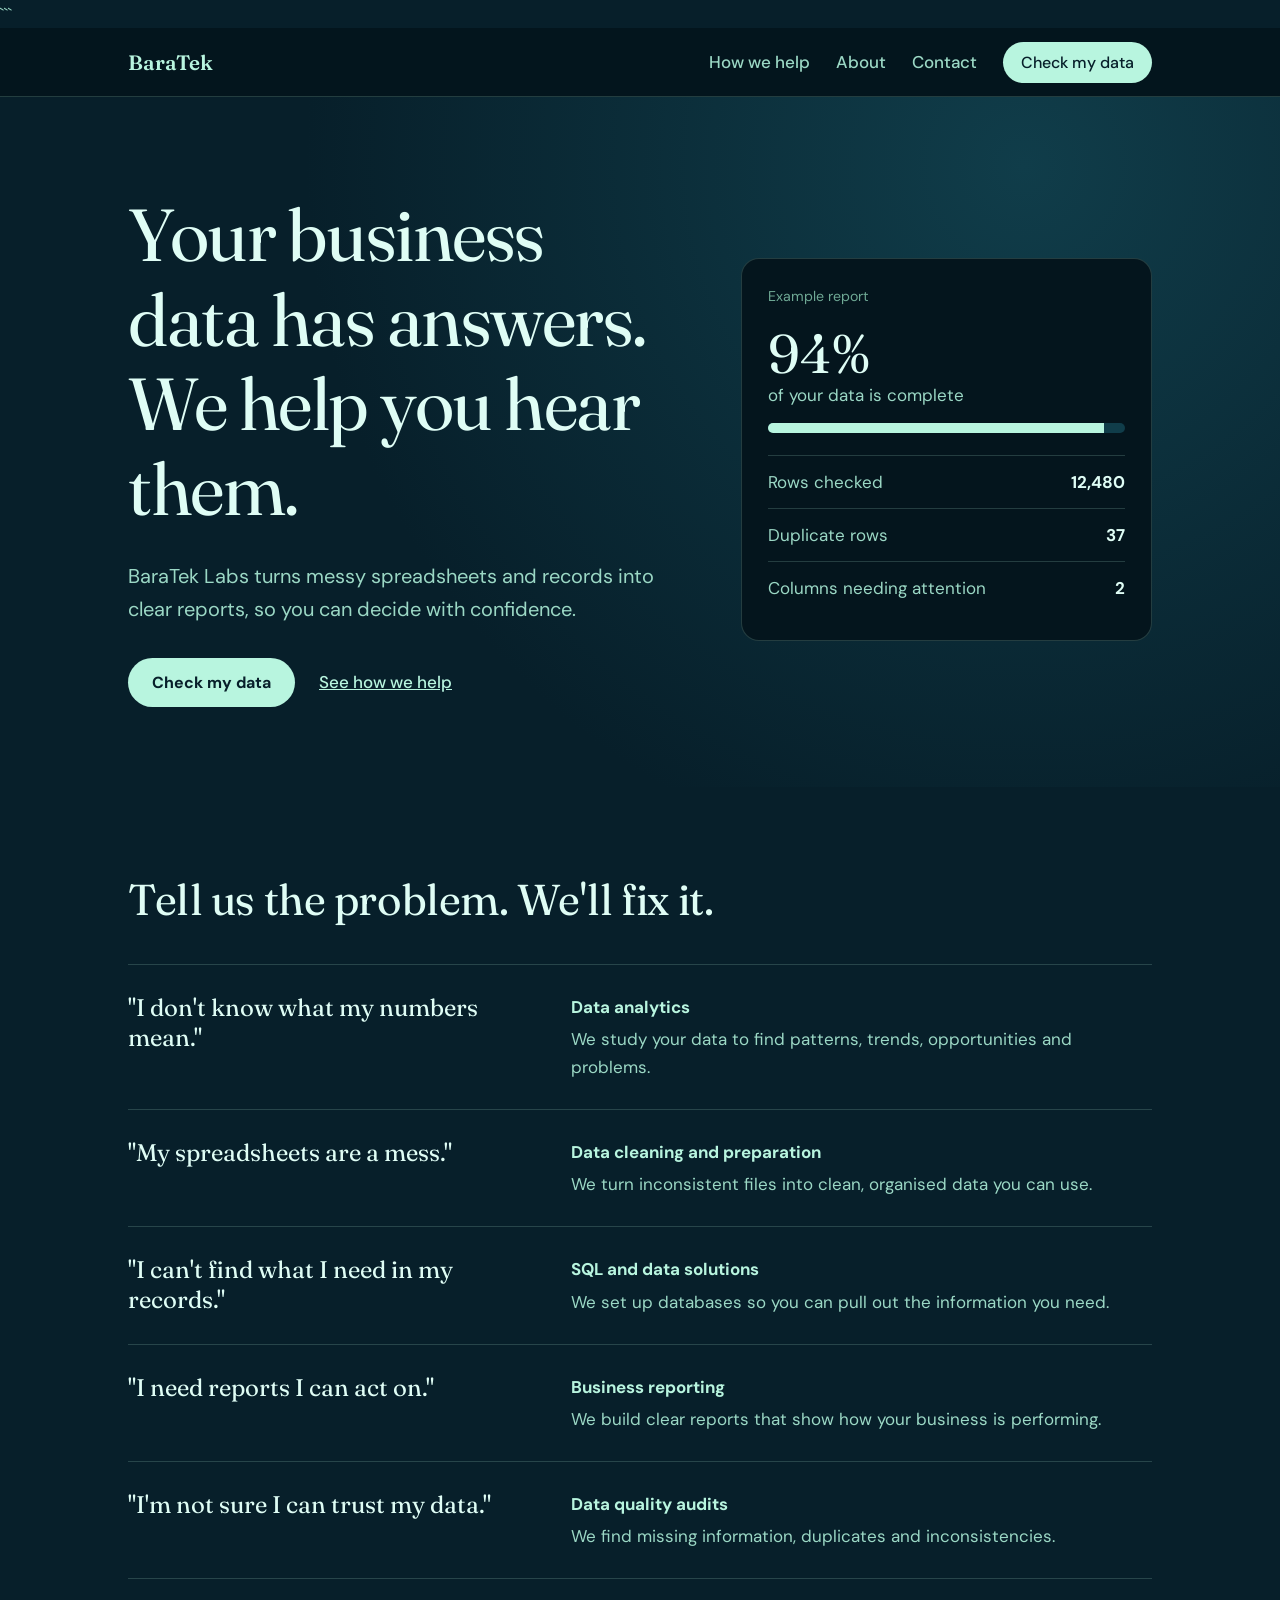
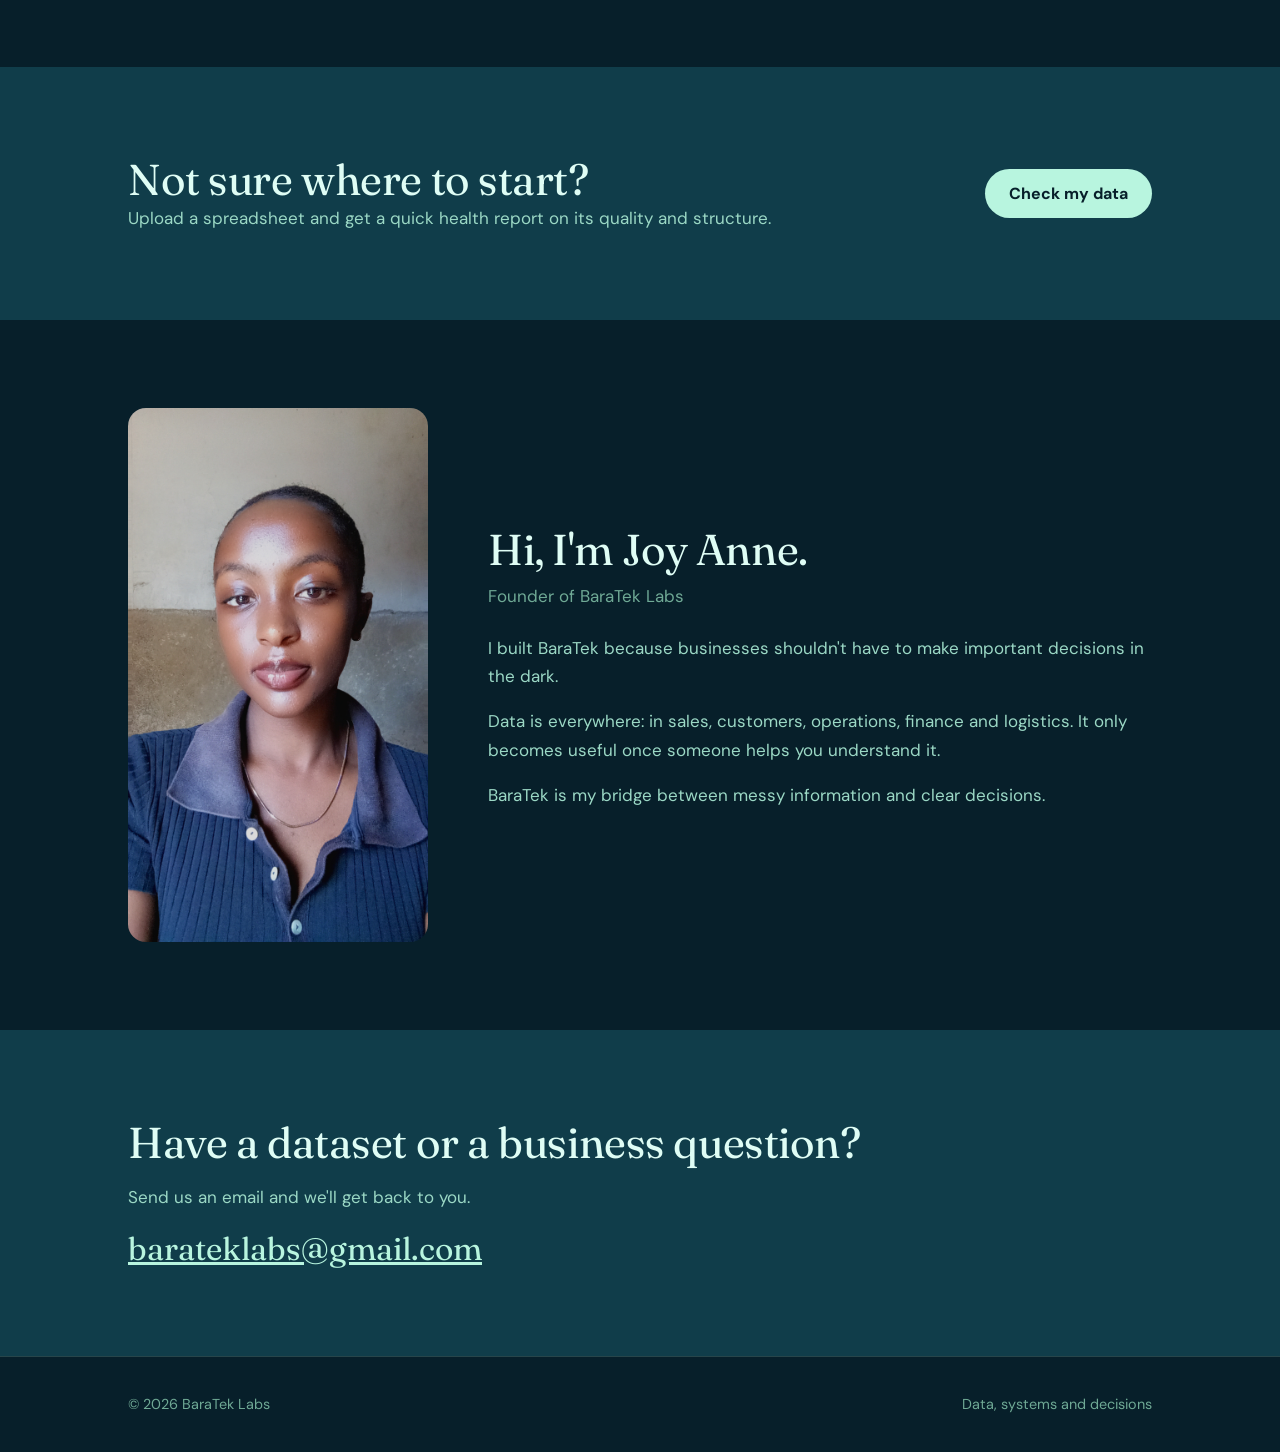
<file: index.html>
<!DOCTYPE html>
<html lang="en">
<head>
    <meta charset="UTF-8">
    <meta name="viewport" content="width=device-width, initial-scale=1.0">


<title>BaraTek Labs | Business Data Cleaning &amp; Analytics</title>

<meta name="description" content="BaraTek Labs helps businesses clean, check and understand their data. Get a clear picture of your data quality with our CSV Data Health Check.">

<meta name="robots" content="index, follow">

<meta name="theme-color" content="#0b3142">

<link rel="icon" href="images/favicon.ico" type="image/x-icon">

<!-- Open Graph: social sharing -->
<meta property="og:type" content="website">
<meta property="og:site_name" content="BaraTek Labs">
<meta property="og:title" content="BaraTek Labs | Business Data Cleaning & Analytics">
<meta property="og:description" content="We help businesses clean, check and understand their data so they can make better decisions.">
<meta property="og:image" content="https://bara-tek-labs.github.io/BT-website/images/logo.png">
<meta property="og:url" content="https://bara-tek-labs.github.io/BT-website/">

<link rel="canonical" href="https://bara-tek-labs.github.io/BT-website/">

<link rel="stylesheet" href="style.css">
```

</head>

<body>

<header class="nav">
  <div class="wrap">
    <a href="index.html" class="logo">BaraTek</a>
    <nav class="links" aria-label="Main">
      <a href="#help" class="hide-sm">How we help</a>
      <a href="#about" class="hide-sm">About</a>
      <a href="#contact">Contact</a>
      <a href="healthcheck.html" class="btn">Check my data</a>
    </nav>
  </div>
</header>

<main>
  <section class="hero">
    <div class="wrap">
      <div>
        <h1>Your business data has answers. We help you hear them.</h1>
        <p class="lead">BaraTek Labs turns messy spreadsheets and records into clear reports, so you can decide with confidence.</p>
        <div class="actions">
          <a href="healthcheck.html" class="btn">Check my data</a>
          <a href="#help" class="text-link">See how we help</a>
        </div>
      </div>
      <aside class="report" aria-label="Example of a data health report">
        <small>Example report</small>
        <div class="score">94%</div>
        <div>of your data is complete</div>
        <div class="bar"><i></i></div>
        <ul>
          <li><span>Rows checked</span><b>12,480</b></li>
          <li><span>Duplicate rows</span><b>37</b></li>
          <li><span>Columns needing attention</span><b>2</b></li>
        </ul>
      </aside>
    </div>
  </section>

  <section id="help">
    <div class="wrap">
      <h2>Tell us the problem. We'll fix it.</h2>
      <div class="rows">
        <div class="row">
          <p class="you">"I don't know what my numbers mean."</p>
          <p><span class="we">Data analytics</span>We study your data to find patterns, trends, opportunities and problems.</p>
        </div>
        <div class="row">
          <p class="you">"My spreadsheets are a mess."</p>
          <p><span class="we">Data cleaning and preparation</span>We turn inconsistent files into clean, organised data you can use.</p>
        </div>
        <div class="row">
          <p class="you">"I can't find what I need in my records."</p>
          <p><span class="we">SQL and data solutions</span>We set up databases so you can pull out the information you need.</p>
        </div>
        <div class="row">
          <p class="you">"I need reports I can act on."</p>
          <p><span class="we">Business reporting</span>We build clear reports that show how your business is performing.</p>
        </div>
        <div class="row">
          <p class="you">"I'm not sure I can trust my data."</p>
          <p><span class="we">Data quality audits</span>We find missing information, duplicates and inconsistencies.</p>
        </div>
      </div>
    </div>
  </section>

  <section class="band cta" aria-labelledby="cta-title">
    <div class="wrap">
      <div>
        <h2 id="cta-title">Not sure where to start?</h2>
        <p>Upload a spreadsheet and get a quick health report on its quality and structure.</p>
      </div>
      <a href="healthcheck.html" class="btn">Check my data</a>
    </div>
  </section>

  <section id="about" class="founder">
    <div class="wrap">
      <img src="images/joy.jpg" alt="Joy Anne, founder of BaraTek Labs">
      <div>
        <h2>Hi, I'm Joy Anne.</h2>
        <p class="role">Founder of BaraTek Labs</p>
        <p>I built BaraTek because businesses shouldn't have to make important decisions in the dark.</p>
        <p>Data is everywhere: in sales, customers, operations, finance and logistics. It only becomes useful once someone helps you understand it.</p>
        <p>BaraTek is my bridge between messy information and clear decisions.</p>
      </div>
    </div>
  </section>

  <section id="contact" class="contact band">
    <div class="wrap">
      <h2>Have a dataset or a business question?</h2>
      <p style="margin-top:16px">Send us an email and we'll get back to you.</p>
      <a href="mailto:barateklabs@gmail.com">barateklabs@gmail.com</a>
    </div>
  </section>
</main>

<footer>
  <div class="wrap">
    <p>&copy; 2026 BaraTek Labs</p>
    <p>Data, systems and decisions</p>
  </div>
</footer>

<script src="js/main.js"></script>
</body>
</html>
</file>
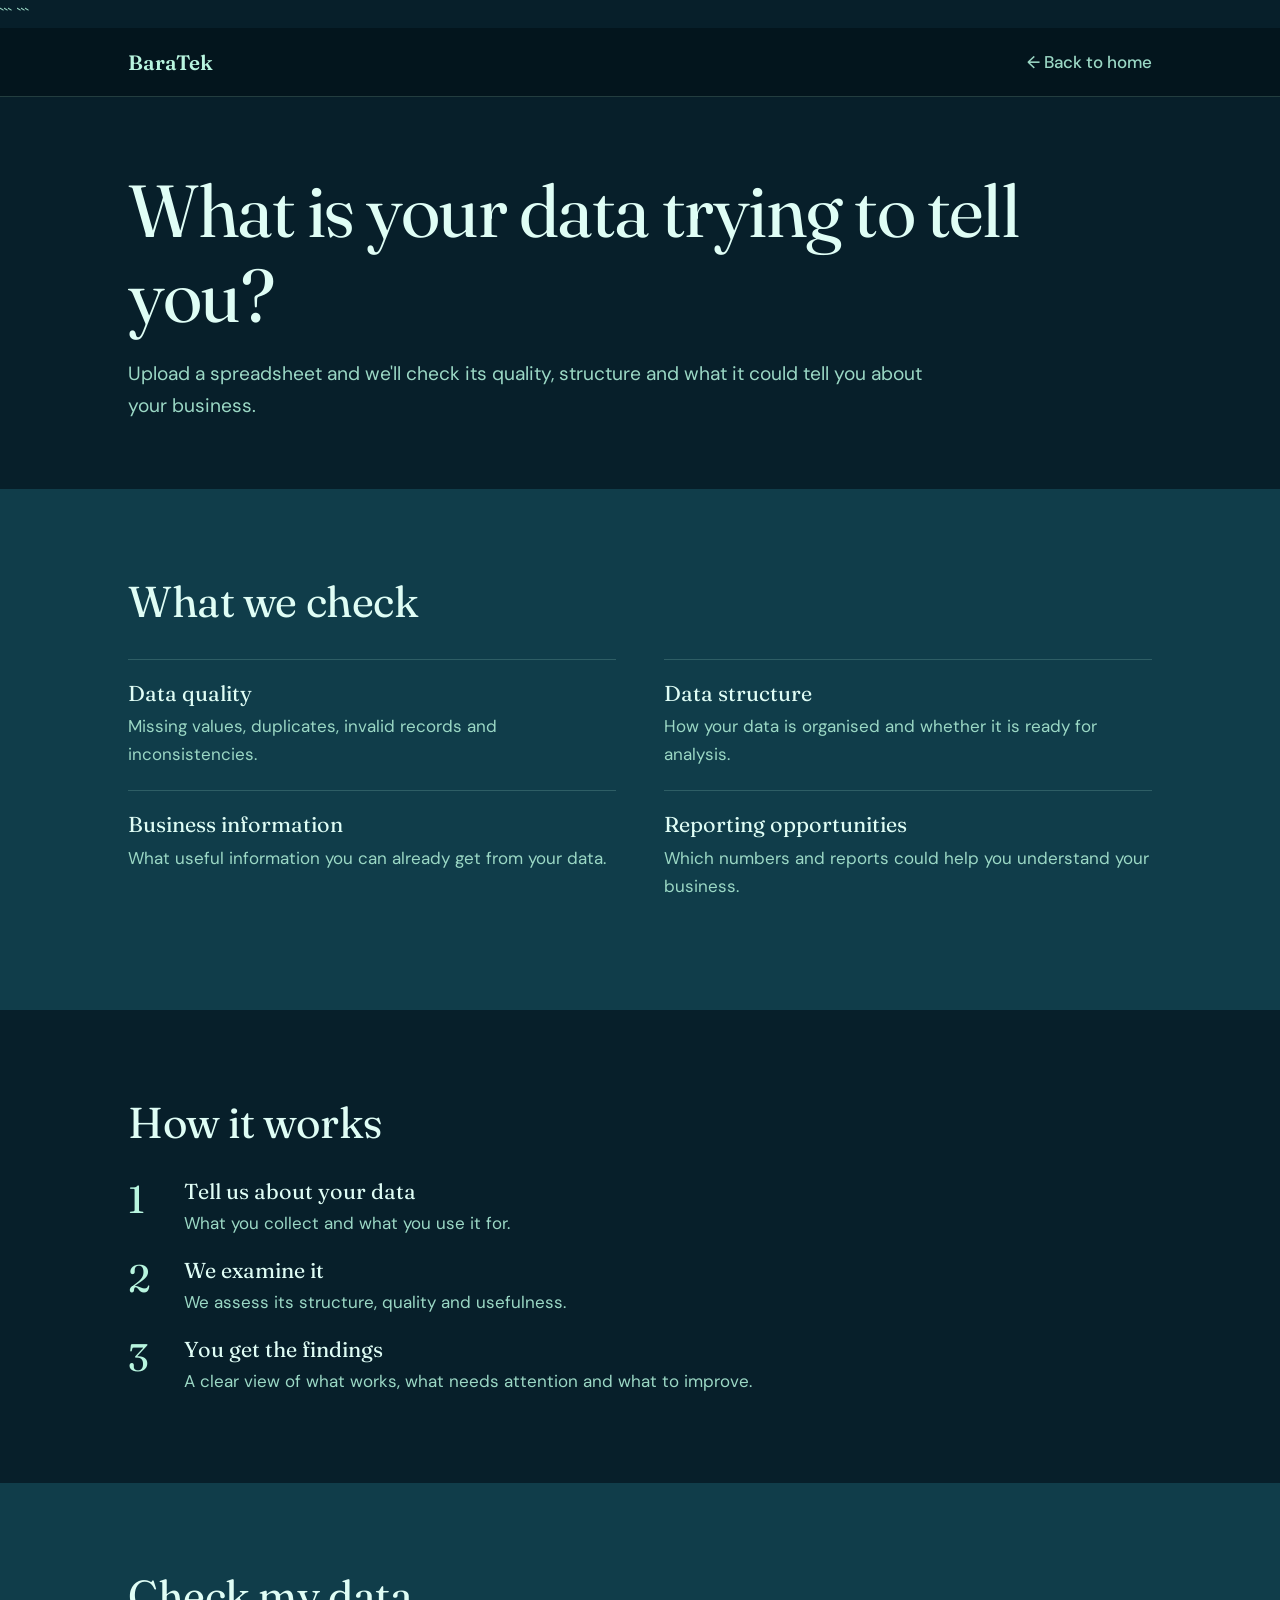
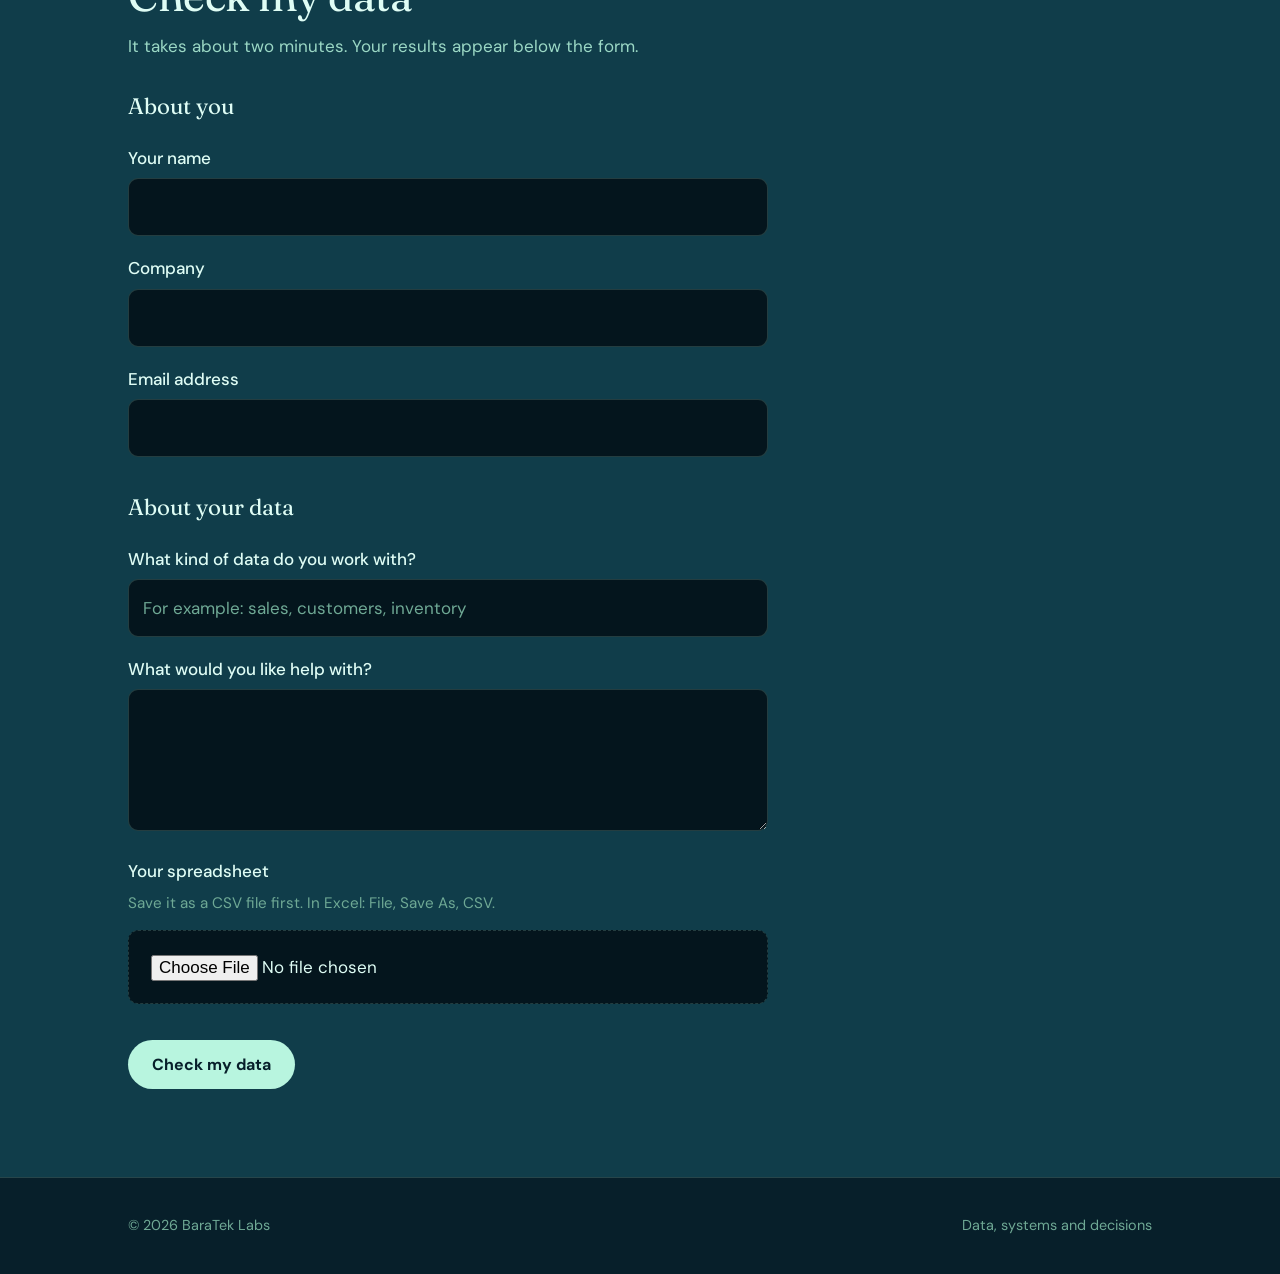
<file: healthcheck.html>
<!DOCTYPE html>
<html lang="en">
<head>
    <meta charset="UTF-8">
    <meta name="viewport" content="width=device-width, initial-scale=1.0">

```
<title>CSV Data Health Check | BaraTek Labs</title>

<meta name="description" content="Check your CSV data for missing values, duplicate rows and data quality issues with BaraTek Labs' Data Health Check.">

<meta name="robots" content="index, follow">

<meta name="theme-color" content="#0b3142">

<link rel="icon" href="images/favicon.ico" type="image/x-icon">

<!-- Open Graph: social sharing -->
<meta property="og:type" content="website">
<meta property="og:site_name" content="BaraTek Labs">
<meta property="og:title" content="CSV Data Health Check | BaraTek Labs">
<meta property="og:description" content="Check your CSV data for missing values, duplicate rows and data quality issues.">
<meta property="og:image" content="https://bara-tek-labs.github.io/BT-website/images/logo.png">
<meta property="og:url" content="https://bara-tek-labs.github.io/BT-website/healthcheck.html">


<link rel="canonical" href="https://bara-tek-labs.github.io/BT-website/healthcheck.html">

<link rel="stylesheet" href="style.css">
```

</head>

<body>

<header class="nav">
  <div class="wrap">
    <a href="index.html" class="logo">BaraTek</a>
    <nav class="links" aria-label="Main">
      <a href="index.html">&larr; Back to home</a>
    </nav>
  </div>
</header>

<main>
  <section class="page-head">
    <div class="wrap">
      <h1>What is your data trying to tell you?</h1>
      <p>Upload a spreadsheet and we'll check its quality, structure and what it could tell you about your business.</p>
    </div>
  </section>

  <section class="band">
    <div class="wrap">
      <h2>What we check</h2>
      <div class="checks">
        <div><h3>Data quality</h3><p>Missing values, duplicates, invalid records and inconsistencies.</p></div>
        <div><h3>Data structure</h3><p>How your data is organised and whether it is ready for analysis.</p></div>
        <div><h3>Business information</h3><p>What useful information you can already get from your data.</p></div>
        <div><h3>Reporting opportunities</h3><p>Which numbers and reports could help you understand your business.</p></div>
      </div>
    </div>
  </section>

  <section>
    <div class="wrap">
      <h2>How it works</h2>
      <ol class="steps">
        <li><div><h3>Tell us about your data</h3><p>What you collect and what you use it for.</p></div></li>
        <li><div><h3>We examine it</h3><p>We assess its structure, quality and usefulness.</p></div></li>
        <li><div><h3>You get the findings</h3><p>A clear view of what works, what needs attention and what to improve.</p></div></li>
      </ol>
    </div>
  </section>

  <section id="health-action" class="band">
    <div class="wrap">
      <h2>Check my data</h2>
      <p style="margin-top:12px">It takes about two minutes. Your results appear below the form.</p>

      <form id="health-form" novalidate>
        <fieldset>
          <legend>About you</legend>
          <label for="name">Your name</label>
          <input type="text" id="name" name="name" autocomplete="name" required>
          <label for="company">Company</label>
          <input type="text" id="company" name="company" autocomplete="organization" required>
          <label for="email">Email address</label>
          <input type="email" id="email" name="email" autocomplete="email" required>
        </fieldset>

        <fieldset>
          <legend>About your data</legend>
          <label for="data-type">What kind of data do you work with?</label>
          <input type="text" id="data-type" name="data-type" placeholder="For example: sales, customers, inventory" required>
          <label for="problem">What would you like help with?</label>
          <textarea id="problem" name="problem" rows="4" required></textarea>
          <label for="dataset">Your spreadsheet</label>
          <p class="hint">Save it as a CSV file first. In Excel: File, Save As, CSV.</p>
          <input type="file" id="dataset" name="dataset" accept=".csv" required>
        </fieldset>

        <button type="submit" class="btn" id="submit-btn">Check my data</button>
        <div id="form-msg" class="msg" role="status" aria-live="polite" hidden></div>
      </form>

      <div id="health-results" hidden tabindex="-1">
        <h2>Your results</h2>
        <p class="verdict" id="verdict"></p>
        <div id="summary-results">
          <div><span>File</span><b id="result-filename"></b></div>
          <div><span>Rows</span><b id="result-rows"></b></div>
          <div><span>Columns</span><b id="result-columns"></b></div>
          <div><span>Complete</span><b id="result-completeness"></b></div>
          <div><span>Missing values</span><b id="result-missing"></b></div>
          <div><span>Duplicate rows</span><b id="result-duplicates"></b></div>
        </div>
        <h2 style="font-size:1.6rem;margin-bottom:16px">Column by column</h2>
        <div id="column-results"></div>
      </div>
    </div>
  </section>
</main>

<footer>
  <div class="wrap">
    <p>&copy; 2026 BaraTek Labs</p>
    <p>Data, systems and decisions</p>
  </div>
</footer>

<script src="js/main.js"></script>
</body>
</html>
</file>
<file: style.css>
@import url("https://fonts.googleapis.com/css2?family=Fraunces:opsz,wght@9..144,400;9..144,600&family=DM+Sans:wght@400;500;700&display=swap");

:root {
  --deep: #04151d;
  --base: #071f2a;
  --teal: #103d4a;
  --mint: #b8f5df;
  --sage: #9bd8c5;
  --muted: #6fa995;
  --ice: #dffdf5;
  --line: rgba(184, 245, 223, 0.18);
  --serif: "Fraunces", Georgia, serif;
  --sans: "DM Sans", system-ui, sans-serif;
}

* { box-sizing: border-box; }
html { scroll-behavior: smooth; scroll-padding-top: 90px; }
body {
  margin: 0;
  background: var(--base);
  color: var(--sage);
  font: 1.0625rem/1.65 var(--sans);
}
h1, h2, h3 { font-family: var(--serif); color: var(--ice); font-weight: 400; line-height: 1.15; margin: 0; }
h1 { font-size: clamp(2.6rem, 6vw, 4.6rem); letter-spacing: -0.02em; }
h2 { font-size: clamp(1.9rem, 3.5vw, 2.7rem); letter-spacing: -0.01em; }
h3 { font-size: 1.35rem; }
p { margin: 0 0 1em; max-width: 62ch; }
a { color: var(--mint); }
:focus-visible { outline: 3px solid var(--mint); outline-offset: 3px; }

.wrap { max-width: 1080px; margin: 0 auto; padding: 0 28px; }
section { padding: 88px 0; }
.band { background: var(--teal); }

/* NAV */
.nav { position: sticky; top: 0; z-index: 10; background: rgba(4, 21, 29, 0.92); backdrop-filter: blur(8px); border-bottom: 1px solid var(--line); }
.nav .wrap { display: flex; align-items: center; justify-content: space-between; gap: 20px; height: 68px; }
.logo { font: 600 1.3rem var(--serif); color: var(--mint); text-decoration: none; }
.links { display: flex; align-items: center; gap: 26px; }
.links a { color: var(--sage); text-decoration: none; font-weight: 500; }
.links a:hover { color: var(--mint); }

/* BUTTONS */
.btn { display: inline-block; padding: 14px 24px; border: 0; border-radius: 999px; background: var(--mint); color: var(--base); font: 700 1rem var(--sans); text-decoration: none; cursor: pointer; }
.btn:hover { background: var(--ice); }
.btn[disabled] { opacity: 0.6; cursor: wait; }
.links .btn { padding: 10px 18px; color: var(--base); }
.links .btn:hover { color: var(--base); }
.text-link { font-weight: 500; }

/* HERO */
.hero { padding: 96px 0 80px; background: radial-gradient(circle at 80% 10%, var(--teal), var(--base) 60%); }
.hero .wrap { display: grid; grid-template-columns: 1.15fr 0.85fr; gap: 56px; align-items: center; }
.hero p.lead { font-size: 1.25rem; margin: 28px 0 32px; color: var(--sage); }
.hero .actions { display: flex; flex-wrap: wrap; align-items: center; gap: 24px; }

.report { background: var(--deep); border: 1px solid var(--line); border-radius: 18px; padding: 26px; }
.report small { color: var(--muted); display: block; margin-bottom: 18px; }
.report .score { font: 400 3.4rem var(--serif); color: var(--ice); line-height: 1; }
.report .bar { height: 10px; border-radius: 6px; background: var(--teal); margin: 14px 0 22px; overflow: hidden; }
.report .bar i { display: block; height: 100%; width: 94%; background: var(--mint); }
.report ul { list-style: none; margin: 0; padding: 0; }
.report li { display: flex; justify-content: space-between; padding: 12px 0; border-top: 1px solid var(--line); }
.report li b { color: var(--ice); }

/* SERVICES: plain-language rows */
.rows { margin-top: 40px; border-top: 1px solid var(--line); }
.row { display: grid; grid-template-columns: 1fr 1.4fr; gap: 28px; padding: 28px 0; border-bottom: 1px solid var(--line); }
.row p { margin: 0; }
.row .you { font: 400 1.5rem/1.25 var(--serif); color: var(--ice); }
.row .we { display: block; color: var(--mint); font-weight: 700; margin-bottom: 4px; }

/* FOUNDER */
.founder .wrap { display: grid; grid-template-columns: 300px 1fr; gap: 60px; align-items: center; }
.founder img { width: 100%; border-radius: 18px; display: block; }
.founder h2 { margin-bottom: 8px; }
.role { color: var(--muted); margin-bottom: 24px; }

/* CTA + CONTACT */
.cta { text-align: left; }
.cta .wrap { display: flex; flex-wrap: wrap; align-items: center; justify-content: space-between; gap: 28px; }
.cta p { margin-bottom: 0; }
.contact a { font: 400 clamp(1.4rem, 3vw, 2rem) var(--serif); color: var(--mint); }

footer { border-top: 1px solid var(--line); padding: 36px 0; color: var(--muted); font-size: 0.9rem; }
footer .wrap { display: flex; flex-wrap: wrap; justify-content: space-between; gap: 12px; }
footer p { margin: 0; }

/* HEALTH CHECK PAGE */
.page-head { padding: 72px 0 48px; }
.page-head p { font-size: 1.2rem; margin-top: 20px; }
.checks { display: grid; grid-template-columns: repeat(2, 1fr); gap: 0 48px; margin-top: 32px; }
.checks div { padding: 22px 0; border-top: 1px solid var(--line); }
.checks p { margin: 6px 0 0; }
.steps { list-style: none; counter-reset: s; padding: 0; margin: 32px 0 0; display: grid; gap: 22px; }
.steps li { counter-increment: s; display: grid; grid-template-columns: 56px 1fr; align-items: start; }
.steps li::before { content: counter(s); font: 400 2.4rem/1 var(--serif); color: var(--mint); }
.steps p { margin: 4px 0 0; }

form { max-width: 640px; margin-top: 32px; }
fieldset { border: 0; padding: 0; margin: 0 0 36px; }
legend { font: 400 1.4rem var(--serif); color: var(--ice); padding: 0; margin-bottom: 6px; }
.hint { color: var(--muted); font-size: 0.95rem; margin: 0 0 14px; }
label { display: block; color: var(--ice); font-weight: 500; margin: 18px 0 6px; }
input, textarea { width: 100%; padding: 14px; background: var(--deep); color: var(--ice); border: 1px solid var(--line); border-radius: 10px; font: inherit; }
input::placeholder, textarea::placeholder { color: var(--muted); }
input:focus, textarea:focus { border-color: var(--mint); }
input[type="file"] { padding: 22px; border-style: dashed; cursor: pointer; }
.msg { margin-top: 18px; padding: 14px 16px; border-radius: 10px; border: 1px solid var(--line); background: var(--deep); }
.msg.error { border-color: #f0a6a6; color: #ffd6d6; }
.msg[hidden], #health-results[hidden] { display: none; }

#health-results { margin-top: 24px; padding-top: 56px; border-top: 1px solid var(--line); }
.verdict { font: 400 1.5rem/1.35 var(--serif); color: var(--ice); margin: 18px 0 32px; max-width: 34ch; }
#summary-results { display: grid; grid-template-columns: repeat(3, 1fr); gap: 16px; margin-bottom: 44px; }
#summary-results div { padding: 20px; background: var(--deep); border: 1px solid var(--line); border-radius: 14px; }
#summary-results span { display: block; font-size: 0.95rem; color: var(--muted); }
#summary-results b { font: 400 1.9rem var(--serif); color: var(--ice); word-break: break-word; }
#column-results { overflow-x: auto; }
table { width: 100%; border-collapse: collapse; }
th, td { padding: 14px 12px; text-align: left; border-bottom: 1px solid var(--line); }
th { color: var(--mint); }
.ok { color: var(--mint); }
.warn { color: #ffd98a; }

@media (max-width: 760px) {
  section { padding: 60px 0; }
  .hero .wrap, .founder .wrap, .row, .checks { grid-template-columns: 1fr; }
  .hero .wrap { gap: 40px; }
  .founder .wrap { gap: 28px; }
  .founder img { max-width: 260px; }
  .links { gap: 14px; }
  .links .hide-sm { display: none; }
  #summary-results { grid-template-columns: 1fr 1fr; }
}
@media (prefers-reduced-motion: reduce) { html { scroll-behavior: auto; } }
</file>
